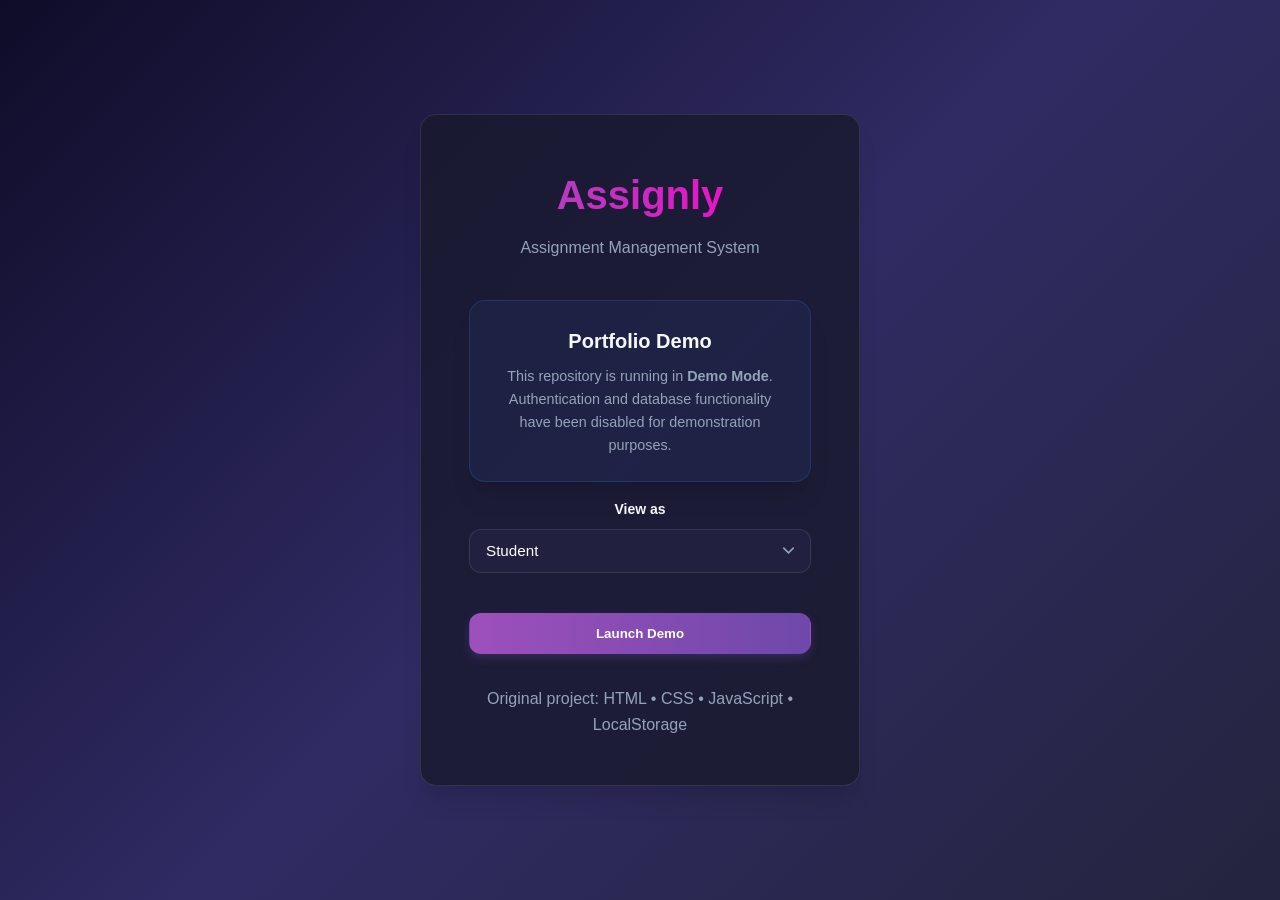
<file: index.html>
<!DOCTYPE html>
<html lang="en">

<head>
  <meta charset="UTF-8">
  <meta name="viewport" content="width=device-width, initial-scale=1.0">
  <title>Assignly</title>
  <link rel="stylesheet" href="assets/css/style.css">
</head>

<body class="auth-page">
  <div class="auth-card card animate-fade">

    <div class="auth-header">
      <a href="index.html" class="logo">Assignly</a>
      <p>Assignment Management System</p>
    </div>

    <div class="card" style="margin: 1rem 0; background: rgba(59,130,246,.08); border: 1px solid rgba(59,130,246,.2);">
      <h3 style="margin-bottom:.5rem;">Portfolio Demo</h3>
      <p style="margin:0;font-size:.9rem;">
        This repository is running in <strong>Demo Mode</strong>.
        Authentication and database functionality have been disabled for demonstration purposes.
      </p>
    </div>

    <div class="form-group">
      <label for="demoRole">View as</label>
      <select id="demoRole">
        <option value="student">Student</option>
        <option value="staff">Staff (Teacher)</option>
        <option value="admin">Administrator</option>
      </select>
    </div>

    <button id="demoBtn" class="primary" style="width:100%; margin-top:1rem;">
      Launch Demo
    </button>

    <div class="auth-footer">
      <p>Original project: HTML • CSS • JavaScript • LocalStorage</p>
    </div>

  </div>

  <script src="assets/js/app.js"></script>

  <script>
    document.getElementById("demoBtn").addEventListener("click", () => {
      const role = document.getElementById("demoRole").value;
      enterDemo(role);
    });
  </script>

</body>

</html>
</file>
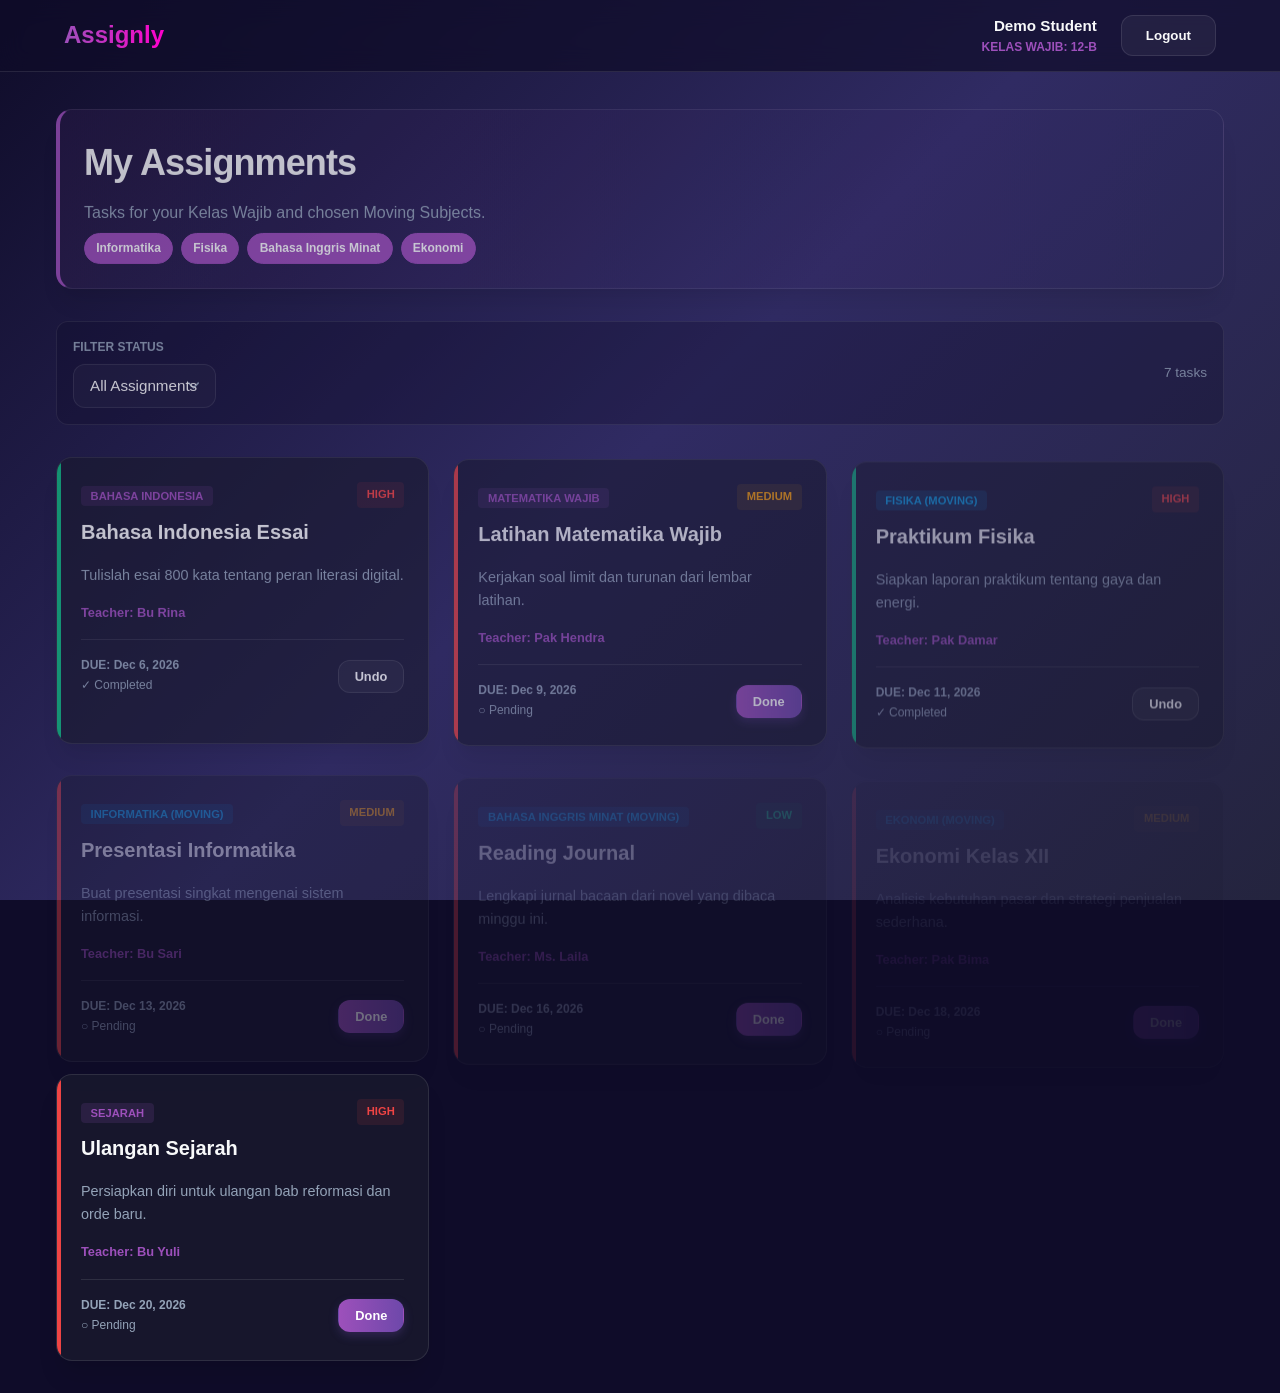
<file: pages/admin.html>
<!DOCTYPE html>
<html lang="en">

<head>
    <meta charset="UTF-8">
    <meta name="viewport" content="width=device-width, initial-scale=1.0">
    <title>Admin Dashboard - Assignly</title>
    <link rel="stylesheet" href="../assets/css/style.css">
</head>

<body>
    <nav>
        <div class="nav-container">
            <a href="admin.html" class="logo">Assignly Admin</a>
            <div class="user-info">
                <span id="userName" class="user-name">Loading...</span>
                <button onclick="logout()" class="secondary logout-btn">Logout</button>
            </div>
        </div>
    </nav>

    <main class="container">
        <header class="dashboard-header">
            <div class="header-card card animate-fade">
                <h1>User Administration</h1>
                <p>Manage roles, permissions, and student records system-wide.</p>
            </div>

            <div class="filter-panel animate-fade">
                <div class="filter-group">
                    <label for="filterRole">System Role</label>
                    <select id="filterRole">
                        <option value="all">All Roles</option>
                        <option value="student">Student</option>
                        <option value="staff">Staff</option>
                        <option value="admin">Admin</option>
                    </select>
                </div>
                <div class="filter-group" style="flex: 2;">
                    <label for="searchUser">Search Directory</label>
                    <input type="text" id="searchUser" placeholder="Email, name or class...">
                </div>
            </div>
        </header>

        <div class="card animate-fade">
            <div class="table-container">
                <table class="user-table">
                    <thead>
                        <tr>
                            <th>Identitiy</th>
                            <th>Role</th>
                            <th>Class</th>
                            <th>Actions</th>
                        </tr>
                    </thead>
                    <tbody id="userTableBody">
                        <tr>
                            <td colspan="4" style="text-align: center;">Loading user records...</td>
                        </tr>
                    </tbody>
                </table>
            </div>
        </div>
    </main>

    <!-- Edit User Modal -->
    <div id="editModal" class="modal-backdrop">
        <div class="modal card">
            <h2>Manage Profile</h2>
            <form id="editUserForm">
                <input type="hidden" id="editUserId">

                <div class="form-group">
                    <label for="editFullName">Full Name</label>
                    <input type="text" id="editFullName" required>
                </div>

                <div class="form-group">
                    <label for="editRole">System Role</label>
                    <select id="editRole" required>
                        <option value="student">Student</option>
                        <option value="staff">Staff</option>
                        <option value="admin">Admin</option>
                    </select>
                </div>

                <div id="studentDetailFields"
                    style="display: none; border-top: 1px solid var(--card-border); padding-top: 1rem; margin-top: 1rem;">
                    <p
                        style="font-size: 0.75rem; font-weight: 700; color: var(--primary); margin-bottom: 1rem; text-transform: uppercase;">
                        Student Information</p>
                    <div class="grid" style="grid-template-columns: 1fr 1fr; gap: 1rem;">
                        <div class="form-group">
                            <label for="editGrade">Grade</label>
                            <input type="text" id="editGrade" placeholder="10">
                        </div>
                        <div class="form-group">
                            <label for="editClassLetter">Class Letter</label>
                            <input type="text" id="editClassLetter" placeholder="A">
                        </div>
                    </div>
                </div>

                <div class="modal-actions" style="display: flex; gap: 1rem; margin-top: 1.5rem;">
                    <button type="submit" class="primary" style="flex: 2;">Apply Changes</button>
                    <button type="button" onclick="closeModal()" class="secondary" style="flex: 1;">Cancel</button>
                </div>
            </form>
        </div>
    </div>

    <script src="../assets/js/app.js"></script>
    <script>
        let allUsers = [];

        async function init() {
            const profile = await checkAuth('admin');
            if (!profile) return;
            document.getElementById('userName').innerText = profile.full_name;
            await loadUsers();
        }

        async function loadUsers() {
            allUsers = window.db.getUsers();
            render();
        }

        function render() {
            const tbody = document.getElementById('userTableBody');
            const role = document.getElementById('filterRole').value;
            const search = document.getElementById('searchUser').value.toLowerCase();
            tbody.innerHTML = '';

            const filtered = allUsers.filter((user) => {
                const queryMatch = (user.full_name?.toLowerCase().includes(search) || user.email.toLowerCase().includes(search));
                const roleMatch = (role === 'all' || user.role === role);
                return queryMatch && roleMatch;
            });

            if (filtered.length === 0) {
                tbody.innerHTML = '<tr><td colspan="4" style="text-align: center; color: var(--text-dim);">No users found.</td></tr>';
                return;
            }

            filtered.forEach((user) => {
                const tr = document.createElement('tr');
                tr.innerHTML = `
                    <td>
                        <div style="font-weight: 600;">${user.full_name || "N/A"}</div>
                        <div style="font-size: 0.75rem; color: var(--text-dim);">${user.email}</div>
                    </td>
                    <td><span class="role-badge role-${user.role}">${user.role}</span></td>
                    <td style="font-weight: 500;">${user.role === 'student' ? `${user.grade}-${user.class_letter}` : '-'}</td>
                    <td><button onclick="openEditModal('${user.id}')" class="secondary" style="padding: 0.4rem 1rem; font-size: 0.75rem;">Edit</button></td>
                `;
                tbody.appendChild(tr);
            });
        }

        function openEditModal(id) {
            const user = allUsers.find((entry) => entry.id === id);
            if (!user) return;

            document.getElementById('editUserId').value = user.id;
            document.getElementById('editFullName').value = user.full_name || '';
            document.getElementById('editRole').value = user.role;
            document.getElementById('editGrade').value = user.grade || '';
            document.getElementById('editClassLetter').value = user.class_letter || '';

            toggleStudentFields(user.role);
            document.getElementById('editModal').style.display = 'flex';
        }

        function closeModal() { document.getElementById('editModal').style.display = 'none'; }
        function toggleStudentFields(role) { document.getElementById('studentDetailFields').style.display = role === 'student' ? 'block' : 'none'; }

        document.getElementById('editRole').onchange = (e) => toggleStudentFields(e.target.value);

        document.getElementById('editUserForm').onsubmit = async (e) => {
            e.preventDefault();
            const id = document.getElementById('editUserId').value;
            const role = document.getElementById('editRole').value;
            const payload = {
                full_name: document.getElementById('editFullName').value,
                role: role,
                grade: role === 'student' ? document.getElementById('editGrade').value : null,
                class_letter: role === 'student' ? document.getElementById('editClassLetter').value : null
            };

            window.db.updateUser(id, payload);
            closeModal();
            await loadUsers();
        };

        document.getElementById('filterRole').onchange = render;
        document.getElementById('searchUser').oninput = render;
        window.onload = init;
    </script>
</body>

</html>
</file>
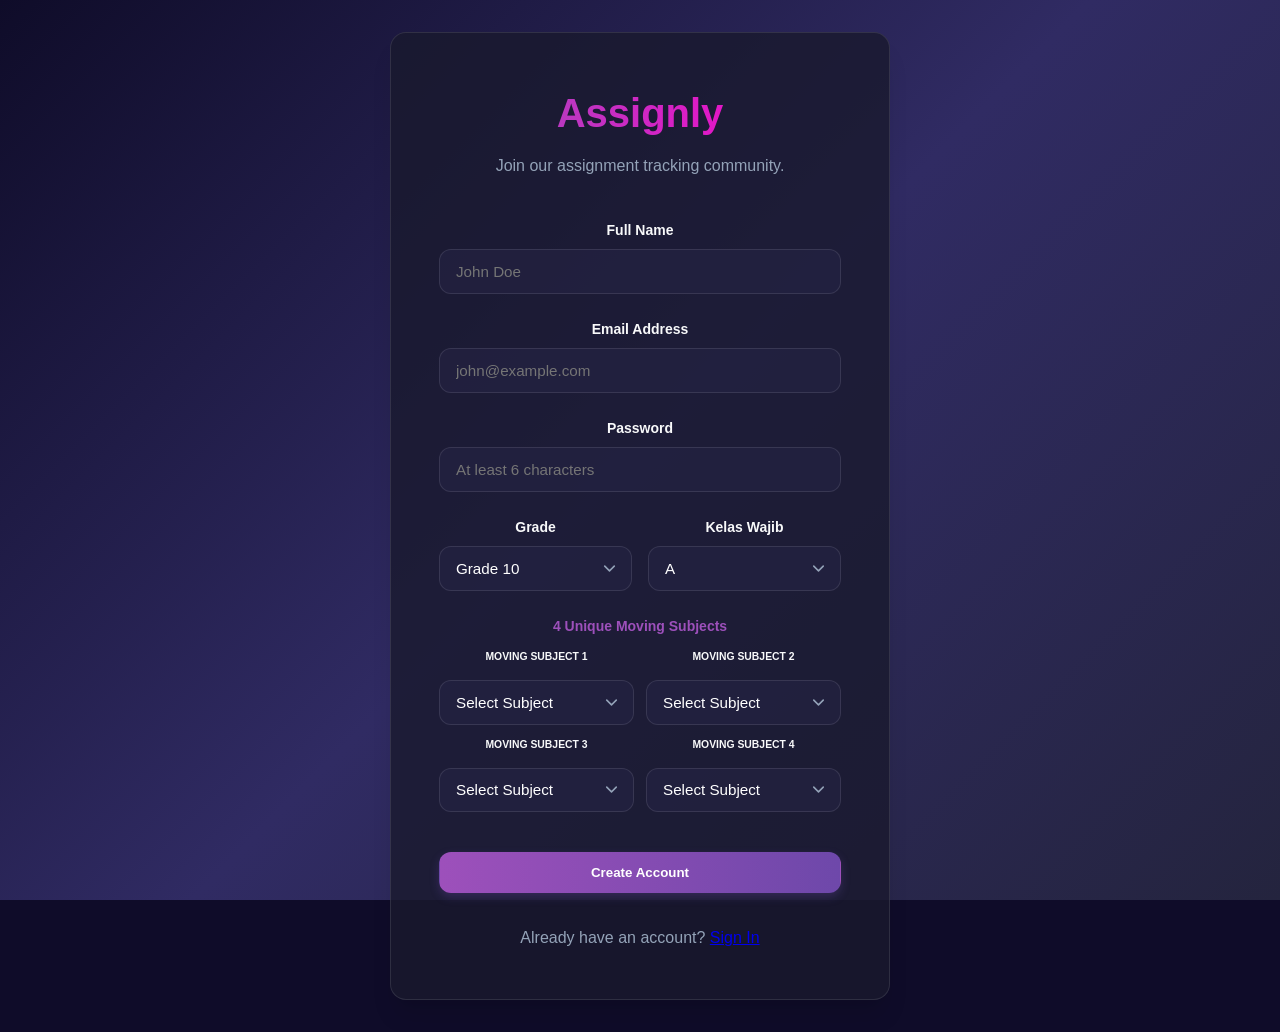
<file: pages/register.html>
<!DOCTYPE html>
<html lang="en">

<head>
    <meta charset="UTF-8">
    <meta name="viewport" content="width=device-width, initial-scale=1.0">
    <title>Register - Assignly</title>
    <link rel="stylesheet" href="../assets/css/style.css">
</head>

<body class="auth-page">
    <div class="auth-card card animate-fade" style="max-width: 500px;">
        <div class="auth-header">
            <a href="../index.html" class="logo">Assignly</a>
            <p>Join our assignment tracking community.</p>
        </div>

        <form id="registerForm">
            <div class="form-group">
                <label for="fullName">Full Name</label>
                <input type="text" id="fullName" placeholder="John Doe" required>
            </div>

            <div class="form-group">
                <label for="email">Email Address</label>
                <input type="email" id="email" placeholder="john@example.com" required>
            </div>

            <div class="form-group">
                <label for="password">Password</label>
                <input type="password" id="password" placeholder="At least 6 characters" required minlength="6">
            </div>

            <div class="grid" style="grid-template-columns: 1fr 1fr; gap: 1rem;">
                <div class="form-group">
                    <label for="grade">Grade</label>
                    <select id="grade" required>
                        <option value="10">Grade 10</option>
                        <option value="11">Grade 11</option>
                        <option value="12">Grade 12</option>
                    </select>
                </div>
                <div class="form-group">
                    <label for="classLetter">Kelas Wajib</label>
                    <select id="classLetter" required>
                        <option value="A">A</option>
                        <option value="B">B</option>
                        <option value="C">C</option>
                        <option value="D">D</option>
                        <option value="E">E</option>
                        <option value="F">F</option>
                        <option value="G">G</option>
                        <option value="H">H</option>
                        <option value="I">I</option>
                        <option value="J">J</option>
                    </select>
                </div>
            </div>

            <div class="form-group">
                <label style="margin-bottom: 0.75rem; display: block; font-weight: 700; color: var(--primary);">4 Unique
                    Moving Subjects</label>
                <div class="grid" style="grid-template-columns: 1fr 1fr; gap: 0.75rem;">
                    <div class="filter-group">
                        <label style="font-size: 0.65rem;">Moving Subject 1</label>
                        <select class="moving-select" required id="ms1"></select>
                    </div>
                    <div class="filter-group">
                        <label style="font-size: 0.65rem;">Moving Subject 2</label>
                        <select class="moving-select" required id="ms2"></select>
                    </div>
                    <div class="filter-group">
                        <label style="font-size: 0.65rem;">Moving Subject 3</label>
                        <select class="moving-select" required id="ms3"></select>
                    </div>
                    <div class="filter-group">
                        <label style="font-size: 0.65rem;">Moving Subject 4</label>
                        <select class="moving-select" required id="ms4"></select>
                    </div>
                </div>
            </div>

            <button type="submit" id="regBtn" class="primary" style="width: 100%; margin-top: 1rem;">
                Create Account
            </button>
            <div id="regError" class="error-text"
                style="color: var(--danger); margin-top: 1rem; text-align: center; font-size: 0.85rem;"></div>
        </form>

        <div class="auth-footer">
            <p>Already have an account? <a href="../index.html" class="text-link">Sign In</a></p>
        </div>
    </div>

    <script src="../assets/js/app.js"></script>

    <script>
        // Wait for app.js to define window.MOVING_SUBJECTS
        const selects = Array.from(document.querySelectorAll('.moving-select'));

        function updateOptions() {
            const selectedValues = selects.map(s => s.value);
            selects.forEach(s => {
                const currentVal = s.value;
                s.innerHTML = '<option value="" disabled selected>Select Subject</option>';

                window.MOVING_SUBJECTS.forEach(sub => {
                    const isSelectedElsewhere = selectedValues.includes(sub) && sub !== currentVal;
                    const opt = document.createElement('option');
                    opt.value = sub;
                    opt.textContent = sub;
                    if (isSelectedElsewhere) opt.disabled = true;
                    if (sub === currentVal) opt.selected = true;
                    s.appendChild(opt);
                });
            });
        }

        // Initialize after DOM and script load
        window.addEventListener('DOMContentLoaded', () => {
            updateOptions();
            selects.forEach(s => s.addEventListener('change', updateOptions));
        });

        const form = document.getElementById('registerForm');
        const btn = document.getElementById('regBtn');
        const errorDiv = document.getElementById('regError');

        form.addEventListener('submit', async (e) => {
            e.preventDefault();
            btn.disabled = true;
            btn.innerText = 'Creating account...';
            errorDiv.innerText = '';

            const movingValues = selects.map(s => s.value);
            if (movingValues.some(v => !v)) {
                errorDiv.innerText = "Please select all 4 moving subjects.";
                btn.disabled = false; btn.innerText = 'Create Account';
                return;
            }

            if (new Set(movingValues).size !== 4) {
                errorDiv.innerText = "Subjects must be unique.";
                btn.disabled = false; btn.innerText = 'Create Account';
                return;
            }

            const email = document.getElementById('email').value;
            const password = document.getElementById('password').value;
            const fullName = document.getElementById('fullName').value;
            const grade = document.getElementById('grade').value;
            const classLetter = document.getElementById('classLetter').value;

            try {
                await registerUser(email, password, fullName, grade, classLetter, movingValues);
                alert("Account created successfully!");
                window.location.href = '../index.html';
            } catch (err) {
                errorDiv.innerText = err.message;
                btn.disabled = false; btn.innerText = 'Create Account';
            }
        });
    </script>
</body>

</html>
</file>
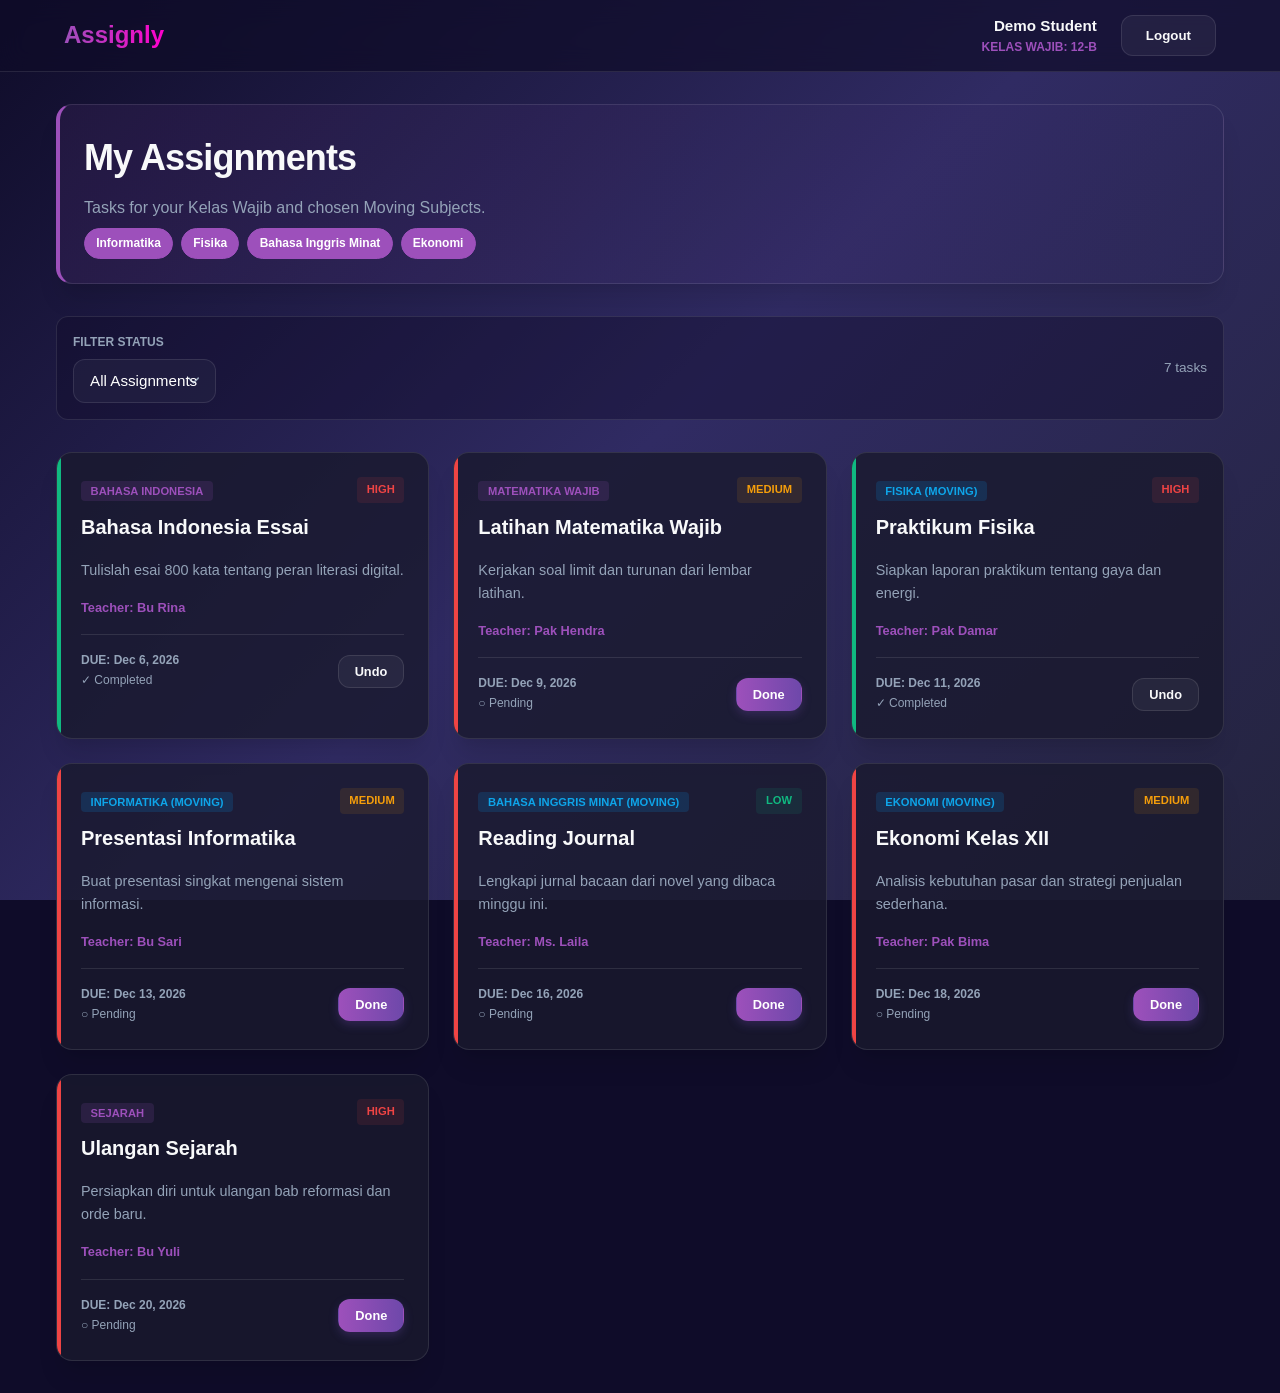
<file: pages/student.html>
<!DOCTYPE html>
<html lang="en">

<head>
  <meta charset="UTF-8">
  <meta name="viewport" content="width=device-width, initial-scale=1.0">
  <title>Student Dashboard - Assignly</title>
  <link rel="stylesheet" href="../assets/css/style.css">
</head>

<body>
  <nav>
    <div class="nav-container">
      <a href="student.html" class="logo">Assignly</a>
      <div class="user-info">
        <div class="user-details">
          <span id="userName" class="user-name">Loading...</span>
          <span id="userClass" class="user-class"></span>
        </div>
        <button onclick="logout()" class="secondary logout-btn">Logout</button>
      </div>
    </div>
  </nav>

  <main class="container">
    <header class="dashboard-header">
      <div class="header-card card animate-fade">
        <h1>My Assignments</h1>
        <p>Tasks for your Kelas Wajib and chosen Moving Subjects.</p>
        <div id="movingBadges" class="badge-row"></div>
      </div>

      <div class="filter-panel animate-fade">
        <div class="filter-group">
          <label>Filter Status</label>
          <select id="statusFilter">
            <option value="all">All Assignments</option>
            <option value="NOT DONE">Pending</option>
            <option value="DONE">Completed</option>
          </select>
        </div>
        <div style="flex: 1; text-align: right; color: var(--text-dim); font-size: 0.85rem;" id="taskCount">
          0 tasks
        </div>
      </div>
    </header>

    <div id="assignmentGrid" class="grid">
      <div class="loading">Fetching tasks...</div>
    </div>
  </main>

  <script src="../assets/js/app.js"></script>
  <script>
    let currentUser = null;
    let assignments = [];

    async function init() {
      currentUser = await checkAuth('student');
      if (!currentUser) return;

      document.getElementById('userName').innerText = currentUser.full_name;
      document.getElementById('userClass').innerText = `KELAS WAJIB: ${currentUser.grade}-${currentUser.class_letter}`;

      const moving = [currentUser.moving1_subject, currentUser.moving2_subject, currentUser.moving3_subject, currentUser.moving4_subject].filter(Boolean);
      const badgeContainer = document.getElementById('movingBadges');
      badgeContainer.innerHTML = moving.map((subject) => `<span class="badge active">${subject}</span>`).join('');

      await loadData();
    }

    async function loadData() {
      assignments = window.db.getVisibleAssignmentsForStudent(currentUser);
      render();
    }

    function render() {
      const grid = document.getElementById('assignmentGrid');
      const filter = document.getElementById('statusFilter').value;
      grid.innerHTML = '';

      const filtered = assignments.filter((assignment) => {
        return filter === 'all' || assignment.status === filter;
      });

      document.getElementById('taskCount').innerText = `${filtered.length} task${filtered.length !== 1 ? 's' : ''}`;

      if (filtered.length === 0) {
        grid.innerHTML = '<div class="card animate-fade" style="grid-column: 1 / -1; padding: 4rem; text-align: center; opacity: 0.6;"><p>You are all caught up!</p></div>';
        return;
      }

      filtered.forEach((item, index) => {
        const isDone = item.status === 'DONE';

        const card = document.createElement('div');
        card.className = `card assignment-card animate-fade ${isDone ? 'status-done' : 'status-not-done'}`;
        card.style.animationDelay = `${index * 0.05}s`;

        const isMoving = window.MOVING_SUBJECTS.includes(item.subject);

        card.innerHTML = `
                    <div class="card-header">
                        <div>
                            <span class="subject-badge" style="background: ${isMoving ? 'rgba(0, 162, 255, 0.15)' : 'rgba(157, 80, 187, 0.15)'}; color: ${isMoving ? '#0ea5e9' : 'var(--primary)'}">
                                ${item.subject} ${isMoving ? '(Moving)' : ''}
                            </span>
                            <h3 style="margin-top: 0.5rem;">${item.title}</h3>
                        </div>
                        <span class="priority-badge priority-${item.priority}">${item.priority}</span>
                    </div>
                    <div class="card-body">
                        <p style="font-size: 0.9rem; margin-bottom: 1rem;">${item.description || "No description."}</p>
                        ${item.guru_pengampu ? `<p style="font-size: 0.8rem; color: var(--primary); font-weight: 600;">Teacher: ${item.guru_pengampu}</p>` : ''}
                    </div>
                    <div class="card-footer">
                        <div class="meta-info">
                            <p style="font-size: 0.75rem; font-weight: 700;">DUE: ${formatDate(item.due_date)}</p>
                            <span class="status-indicator ${isDone ? 'done' : 'pending'}" style="font-size: 0.75rem;">
                                ${isDone ? '✓ Completed' : '○ Pending'}
                            </span>
                        </div>
                        <button onclick="toggleStatus('${item.id}', '${isDone ? 'NOT DONE' : 'DONE'}')" class="${isDone ? 'secondary' : 'primary'}" style="padding: 0.5rem 1rem; font-size: 0.8rem;">
                            ${isDone ? 'Undo' : 'Done'}
                        </button>
                    </div>
                `;
        grid.appendChild(card);
      });
    }

    async function toggleStatus(id, newStatus) {
      window.db.updateStatus(id, currentUser.id, newStatus);
      await loadData();
    }

    document.getElementById('statusFilter').onchange = render;
    window.onload = init;
  </script>
</body>

</html>
</file>
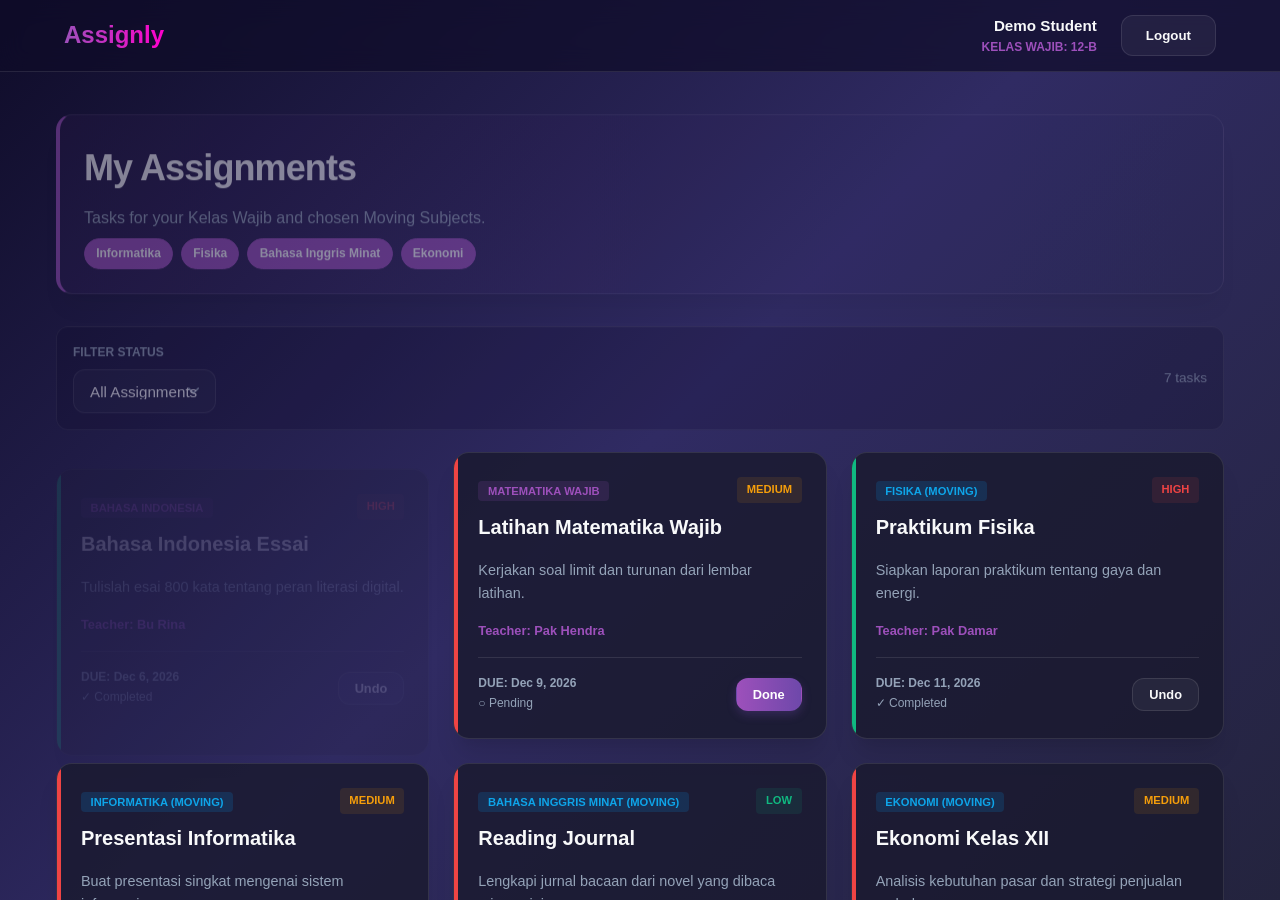
<file: pages/teacher.html>
<!DOCTYPE html>
<html lang="en">

<head>
  <meta charset="UTF-8">
  <meta name="viewport" content="width=device-width, initial-scale=1.0">
  <title>Staff Dashboard - Assignly</title>
  <link rel="stylesheet" href="../assets/css/style.css">
</head>

<body>
  <nav>
    <div class="nav-container">
      <a href="teacher.html" class="logo">Assignly Staff</a>
      <div class="user-info">
        <span id="userName" class="user-name">Loading...</span>
        <button onclick="logout()" class="secondary logout-btn">Logout</button>
      </div>
    </div>
  </nav>

  <main class="container">
    <header class="dashboard-header">
      <div class="header-card card animate-fade"
        style="display: flex; justify-content: space-between; align-items: center;">
        <div>
          <h1>Management</h1>
          <p>Assign tasks to Kelas Wajib or Moving Subject groups.</p>
        </div>
        <button onclick="openModal()" class="primary">+ New Assignment</button>
      </div>

      <div class="filter-panel animate-fade">
        <div class="filter-group">
          <label>Filter Subject</label>
          <select id="filterSubject">
            <option value="all">All Subjects</option>
          </select>
        </div>
        <div class="filter-group">
          <label>Filter Target</label>
          <select id="filterClass">
            <option value="all">All Targets</option>
          </select>
        </div>
      </div>
    </header>

    <div id="assignmentGrid" class="grid">
      <div class="loading">Loading assignments...</div>
    </div>
  </main>

  <!-- Assignment Modal -->
  <div id="assignmentModal" class="modal-backdrop">
    <div class="modal card">
      <h2 id="modalTitle">Create Assignment</h2>
      <form id="assignmentForm">
        <input type="hidden" id="assignmentId">

        <div class="form-group">
          <label for="title">Title</label>
          <input type="text" id="title" required placeholder="Homework Title">
        </div>

        <div class="grid" style="grid-template-columns: 1fr 1fr; gap: 1rem;">
          <div class="form-group">
            <label for="subject">Subject</label>
            <select id="subject" required>
              <option value="" disabled selected>Select Subject</option>
            </select>
          </div>
          <div class="form-group">
            <label for="className">Class Target</label>
            <select id="className" required>
              <option value="" disabled selected>Select Target</option>
            </select>
          </div>
        </div>

        <div id="guruField" class="form-group" style="display: none;">
          <label for="guruPengampu">Teacher in Charge (Guru Pengampu)</label>
          <input type="text" id="guruPengampu" placeholder="Optional for moving class">
        </div>

        <div class="grid" style="grid-template-columns: 1fr 1fr; gap: 1rem;">
          <div class="form-group">
            <label for="dueDate">Due Date</label>
            <input type="date" id="dueDate" required>
          </div>
          <div class="form-group">
            <label for="priority">Priority</label>
            <select id="priority">
              <option value="Low">Low</option>
              <option value="Medium" selected>Medium</option>
              <option value="High">High</option>
            </select>
          </div>
        </div>

        <div class="form-group">
          <label for="description">Description</label>
          <textarea id="description" rows="3" placeholder="Task details..."></textarea>
        </div>

        <div class="modal-actions" style="display: flex; gap: 1rem;">
          <button type="submit" class="primary" style="flex: 2;">Save Assignment</button>
          <button type="button" onclick="closeModal()" class="secondary" style="flex: 1;">Cancel</button>
        </div>
      </form>
    </div>
  </div>

  <!-- Submissions Modal -->
  <div id="statusModal" class="modal-backdrop">
    <div class="modal card" style="max-width: 600px;">
      <h2>Submissions</h2>
      <p id="statusAssignmentTitle" style="margin-bottom: 1.5rem; font-weight: 600;"></p>
      <div id="statusList" class="table-container"></div>
      <div class="modal-actions" style="margin-top: 1.5rem;">
        <button type="button" onclick="closeStatusModal()" class="secondary" style="width: 100%;">Close</button>
      </div>
    </div>
  </div>

  <script src="../assets/js/app.js"></script>
  <script>
    let currentUser = null;
    let allAssignments = [];

    async function init() {
      currentUser = await checkAuth('staff');
      if (!currentUser) return;

      document.getElementById('userName').innerText = currentUser.full_name;

      const subSelect = document.getElementById('subject');
      const filSub = document.getElementById('filterSubject');

      const wajibOptGroup = document.createElement('optgroup');
      wajibOptGroup.label = "KELAS WAJIB";
      window.WAJIB_SUBJECTS.forEach((subject) => wajibOptGroup.appendChild(new Option(subject, subject)));
      subSelect.appendChild(wajibOptGroup);

      const movingOptGroup = document.createElement('optgroup');
      movingOptGroup.label = "MOVING SUBJECTS";
      window.MOVING_SUBJECTS.forEach((subject) => movingOptGroup.appendChild(new Option(subject, subject)));
      subSelect.appendChild(movingOptGroup);

      [...window.WAJIB_SUBJECTS, ...window.MOVING_SUBJECTS].sort().forEach((subject) => filSub.add(new Option(subject, subject)));

      const clsSelect = document.getElementById('className');
      const filCls = document.getElementById('filterClass');

      [10, 11, 12].forEach((grade) => {
        "ABCDEFGHIJ".split("").forEach((letter) => {
          const className = `${grade}-${letter}`;
          clsSelect.add(new Option(className, className));
          filCls.add(new Option(className, className));
        });
      });
      clsSelect.add(new Option("MOVING", "MOVING"));
      filCls.add(new Option("MOVING", "MOVING"));

      await loadAssignments();
    }

    document.getElementById('subject').onchange = (e) => {
      const value = e.target.value;
      const clsSelect = document.getElementById('className');
      const guruField = document.getElementById('guruField');

      if (window.MOVING_SUBJECTS.includes(value)) {
        clsSelect.value = "MOVING";
        clsSelect.disabled = true;
        guruField.style.display = "block";
      } else {
        clsSelect.disabled = false;
        if (clsSelect.value === "MOVING") clsSelect.value = "";
        guruField.style.display = "none";
      }
    };

    async function loadAssignments() {
      allAssignments = window.db.getAssignmentsForTeacher(currentUser.id);
      render();
    }

    function render() {
      const grid = document.getElementById('assignmentGrid');
      const sub = document.getElementById('filterSubject').value;
      const cls = document.getElementById('filterClass').value;
      grid.innerHTML = '';

      const filtered = allAssignments.filter((assignment) => {
        return (sub === 'all' || assignment.subject === sub) && (cls === 'all' || assignment.class === cls);
      });

      if (filtered.length === 0) {
        grid.innerHTML = '<div class="empty-state" style="grid-column: 1 / -1;"><p>No tasks found.</p></div>';
        return;
      }

      filtered.forEach((item) => {
        const card = document.createElement('div');
        card.className = 'card assignment-card animate-fade';
        card.innerHTML = `
                    <div class="card-header">
                        <div>
                             <span class="subject-badge">${item.subject}</span>
                             <h3 style="margin-top: 0.5rem;">${item.title}</h3>
                        </div>
                        <span class="priority-badge priority-${item.priority}">${item.priority}</span>
                    </div>
                    <div class="card-body">
                         <p style="font-size: 0.85rem; margin-bottom: 0.5rem;">${item.description || "No description."}</p>
                         <div style="font-size: 0.75rem; color: var(--primary); font-weight: 700;">TARGET: ${item.class}</div>
                    </div>
                    <div class="card-footer">
                        <span style="font-size: 0.75rem;">DUE: ${formatDate(item.due_date)}</span>
                        <div style="display: flex; gap: 0.4rem;">
                            <button onclick="viewStatus('${item.id}', '${item.title}')" class="secondary" style="padding: 0.3rem 0.6rem; font-size: 0.7rem;">Status</button>
                            <button onclick="editAssignment('${item.id}')" class="secondary" style="padding: 0.3rem 0.6rem; font-size: 0.7rem;">Edit</button>
                            <button onclick="deleteAssignment('${item.id}')" class="danger" style="padding: 0.3rem 0.6rem; font-size: 0.7rem;">Del</button>
                        </div>
                    </div>
                `;
        grid.appendChild(card);
      });
    }

    function openModal() {
      document.getElementById('assignmentForm').reset();
      document.getElementById('assignmentId').value = '';
      document.getElementById('className').disabled = false;
      document.getElementById('modalTitle').innerText = 'New Assignment';
      document.getElementById('assignmentModal').style.display = 'flex';
    }

    function closeModal() { document.getElementById('assignmentModal').style.display = 'none'; }

    document.getElementById('assignmentForm').onsubmit = async (e) => {
      e.preventDefault();
      const id = document.getElementById('assignmentId').value;
      const clsSelect = document.getElementById('className');

      const payload = {
        teacher_id: currentUser.id,
        title: document.getElementById('title').value,
        subject: document.getElementById('subject').value,
        class: clsSelect.value,
        due_date: document.getElementById('dueDate').value,
        priority: document.getElementById('priority').value,
        description: document.getElementById('description').value,
        guru_pengampu: document.getElementById('guruPengampu').value
      };

      if (id) {
        window.db.updateAssignment(id, payload);
      } else {
        window.db.createAssignment(payload);
      }

      closeModal();
      await loadAssignments();
    };

    function editAssignment(id) {
      const assignment = allAssignments.find((entry) => entry.id === id);
      if (!assignment) return;
      openModal();
      document.getElementById('modalTitle').innerText = 'Edit Assignment';
      document.getElementById('assignmentId').value = assignment.id;
      document.getElementById('title').value = assignment.title;
      const sub = document.getElementById('subject');
      sub.value = assignment.subject;
      sub.dispatchEvent(new Event('change'));
      document.getElementById('className').value = assignment.class;
      document.getElementById('dueDate').value = assignment.due_date;
      document.getElementById('priority').value = assignment.priority;
      document.getElementById('description').value = assignment.description;
      document.getElementById('guruPengampu').value = assignment.guru_pengampu || '';
    }

    async function deleteAssignment(id) {
      if (!confirm("Are you sure?")) return;
      window.db.deleteAssignment(id);
      await loadAssignments();
    }

    async function viewStatus(id, title) {
      document.getElementById('statusAssignmentTitle').innerText = title;
      const rows = window.db.getStatusRowsForAssignment(id);
      const list = document.getElementById('statusList');
      list.innerHTML = rows.length === 0 ? '<p class="text-dim">No submissions yet.</p>' : `
                <table>
                    <thead><tr><th>Student</th><th>Status</th></tr></thead>
                    <tbody>${rows.map((row) => `<tr><td>${row.full_name || row.email}</td><td><span class="role-badge ${row.status === 'DONE' ? 'role-student' : 'role-admin'}">${row.status}</span></td></tr>`).join('')}</tbody>
                </table>
            `;
      document.getElementById('statusModal').style.display = 'flex';
    }

    function closeStatusModal() { document.getElementById('statusModal').style.display = 'none'; }

    document.getElementById('filterSubject').onchange = render;
    document.getElementById('filterClass').onchange = render;
    window.onload = init;
  </script>
</body>

</html>
</file>
<file: assets/css/style.css>
/* 
  ASSIGNLY - Design System & Global Styles 
  A premium, modern dark-mode theme with professional typography and layout.
*/

:root {
  /* Colors */
  --primary: #9d50bb;
  --primary-light: #6e48aa;
  --accent: #ff00cc;
  --bg-dark: #0f0c29;
  --bg-gradient: linear-gradient(135deg, #0f0c29 0%, #302b63 50%, #24243e 100%);
  --card-bg: rgba(26, 26, 46, 0.8);
  --card-border: rgba(255, 255, 255, 0.1);
  --input-bg: rgba(37, 36, 69, 0.6);
  --text-main: #f8f9fa;
  --text-dim: #94a3b8;
  --success: #10b981;
  --danger: #ef4444;
  --warning: #f59e0b;
  --info: #0ea5e9;

  /* Layout */
  --nav-height: 72px;
  --container-max: 1200px;
  --radius-lg: 16px;
  --radius-md: 12px;
  --radius-sm: 8px;

  /* Effects */
  --shadow-sm: 0 1px 2px 0 rgba(0, 0, 0, 0.05);
  --shadow-md: 0 4px 6px -1px rgba(0, 0, 0, 0.1), 0 2px 4px -1px rgba(0, 0, 0, 0.06);
  --shadow-lg: 0 20px 25px -5px rgba(0, 0, 0, 0.1), 0 10px 10px -5px rgba(0, 0, 0, 0.04);
}

/* Base Styles */
* {
  margin: 0;
  padding: 0;
  box-sizing: border-box;
  font-family: 'Inter', -apple-system, BlinkMacSystemFont, 'Segoe UI', Roboto, sans-serif;
}

body {
  background: var(--bg-dark);
  background-image: var(--bg-gradient);
  background-attachment: fixed;
  color: var(--text-main);
  line-height: 1.6;
  min-height: 100vh;
}

.container {
  width: 95%;
  max-width: var(--container-max);
  margin: 0 auto;
  padding: 2rem 1rem;
}

/* Typography */
h1 {
  font-size: 2.25rem;
  font-weight: 800;
  letter-spacing: -0.025em;
  margin-bottom: 0.5rem;
}

h2 {
  font-size: 1.5rem;
  font-weight: 700;
  margin-bottom: 1rem;
}

h3 {
  font-size: 1.25rem;
  font-weight: 600;
}

p {
  color: var(--text-dim);
}

/* Navigation */
nav {
  height: var(--nav-height);
  background: rgba(15, 12, 41, 0.7);
  backdrop-filter: blur(12px);
  border-bottom: 1px solid var(--card-border);
  position: sticky;
  top: 0;
  z-index: 1000;
}

.nav-container {
  max-width: var(--container-max);
  margin: 0 auto;
  height: 100%;
  display: flex;
  justify-content: space-between;
  align-items: center;
  padding: 0 1.5rem;
}

.logo {
  font-size: 1.5rem;
  font-weight: 800;
  text-decoration: none;
  background: linear-gradient(90deg, var(--primary), var(--accent));
  -webkit-background-clip: text;
  -webkit-text-fill-color: transparent;
  display: flex;
  align-items: center;
  gap: 0.5rem;
}

.user-info {
  display: flex;
  align-items: center;
  gap: 1.5rem;
}

.user-details {
  display: flex;
  flex-direction: column;
  align-items: flex-end;
}

.user-name {
  font-size: 0.95rem;
  font-weight: 600;
  color: var(--text-main);
}

.user-class {
  font-size: 0.75rem;
  color: var(--primary);
  text-transform: uppercase;
  font-weight: 700;
}

/* Cards */
.card {
  background: var(--card-bg);
  border: 1px solid var(--card-border);
  border-radius: var(--radius-lg);
  padding: 1.5rem;
  box-shadow: var(--shadow-lg);
  transition: transform 0.2s ease, box-shadow 0.2s ease;
}

.card:hover {
  border-color: rgba(157, 80, 187, 0.3);
}

/* Buttons */
button {
  cursor: pointer;
  font-weight: 600;
  border-radius: var(--radius-md);
  transition: all 0.2s cubic-bezier(0.4, 0, 0.2, 1);
  display: inline-flex;
  align-items: center;
  justify-content: center;
  gap: 0.5rem;
  padding: 0.75rem 1.5rem;
  border: 1px solid transparent;
}

button:active {
  transform: scale(0.97);
}

button.primary {
  background: linear-gradient(to right, var(--primary), var(--primary-light));
  color: white;
  box-shadow: 0 4px 10px rgba(110, 72, 170, 0.3);
}

button.primary:hover {
  transform: translateY(-2px);
  box-shadow: 0 6px 15px rgba(110, 72, 170, 0.4);
}

button.secondary {
  background: rgba(255, 255, 255, 0.05);
  border: 1px solid var(--card-border);
  color: var(--text-main);
}

button.secondary:hover {
  background: rgba(255, 255, 255, 0.1);
}

button.danger {
  background: rgba(239, 68, 68, 0.1);
  color: var(--danger);
  border: 1px solid rgba(239, 68, 68, 0.2);
}

button.danger:hover {
  background: var(--danger);
  color: white;
}

/* Dashboard Headers */
.dashboard-header {
  margin-bottom: 2rem;
}

.header-card {
  background: linear-gradient(90deg, rgba(157, 80, 187, 0.1), rgba(48, 43, 99, 0.1));
  border-left: 4px solid var(--primary);
  margin-bottom: 2rem;
}

/* Filters */
.filter-panel {
  background: rgba(15, 12, 41, 0.4);
  padding: 1rem;
  border-radius: var(--radius-md);
  display: flex;
  gap: 1rem;
  align-items: center;
  margin-bottom: 2rem;
  flex-wrap: wrap;
  border: 1px solid var(--card-border);
}

.filter-group {
  display: flex;
  flex-direction: column;
  gap: 0.4rem;
}

.filter-group label {
  font-size: 0.75rem;
  font-weight: 700;
  color: var(--text-dim);
  text-transform: uppercase;
}

/* Forms */
.form-group {
  margin-bottom: 1.5rem;
}

.form-group label {
  display: block;
  margin-bottom: 0.5rem;
  font-size: 0.875rem;
  font-weight: 600;
  color: var(--text-main);
}

input,
select,
textarea {
  width: 100%;
  padding: 0.8rem 1rem;
  background: var(--input-bg);
  border: 1px solid var(--card-border);
  border-radius: var(--radius-md);
  color: white;
  font-size: 0.95rem;
  transition: border-color 0.2s, box-shadow 0.2s;
}

input:focus,
select:focus,
textarea:focus {
  outline: none;
  border-color: var(--primary);
  box-shadow: 0 0 0 3px rgba(157, 80, 187, 0.15);
}

select {
  cursor: pointer;
  appearance: none;
  background-image: url("data:image/svg+xml,%3Csvg xmlns='http://www.w3.org/2000/svg' width='24' height='24' viewBox='0 0 24 24' fill='none' stroke='%2394a3b8' stroke-width='2' stroke-linecap='round' stroke-linejoin='round'%3E%3Cpolyline points='6 9 12 15 18 9'%3E%3C/polyline%3E%3C/svg%3E");
  background-repeat: no-repeat;
  background-position: right 0.75rem center;
  background-size: 1.2rem;
}

option {
  background: #1a1a2e;
  color: white;
}

/* Grid System */
.grid {
  display: grid;
  grid-template-columns: repeat(auto-fill, minmax(340px, 1fr));
  gap: 1.5rem;
}

/* Assignments */
.assignment-card {
  display: flex;
  flex-direction: column;
  gap: 1rem;
  position: relative;
  overflow: hidden;
}

.assignment-card::before {
  content: '';
  position: absolute;
  left: 0;
  top: 0;
  bottom: 0;
  width: 4px;
  background: var(--primary);
}

.assignment-card.status-done::before {
  background: var(--success);
}

.assignment-card.status-not-done::before {
  background: var(--danger);
}

.card-header {
  display: flex;
  justify-content: space-between;
  align-items: flex-start;
}

.subject-badge {
  font-size: 0.7rem;
  font-weight: 800;
  background: rgba(157, 80, 187, 0.15);
  color: var(--primary);
  padding: 0.25rem 0.6rem;
  border-radius: 4px;
  text-transform: uppercase;
}

.priority-badge {
  font-size: 0.7rem;
  font-weight: 800;
  padding: 0.25rem 0.6rem;
  border-radius: 4px;
  text-transform: uppercase;
}

.priority-High {
  background: rgba(239, 68, 68, 0.1);
  color: var(--danger);
}

.priority-Medium {
  background: rgba(245, 158, 11, 0.1);
  color: var(--warning);
}

.priority-Low {
  background: rgba(16, 185, 129, 0.1);
  color: var(--success);
}

.card-footer {
  padding-top: 1rem;
  border-top: 1px solid var(--card-border);
  display: flex;
  justify-content: space-between;
  align-items: center;
}

.meta-info {
  font-size: 0.8rem;
  color: var(--text-dim);
}

/* Badges List */
.badge-row {
  display: flex;
  flex-wrap: wrap;
  gap: 0.5rem;
  margin-top: 0.5rem;
}

.badge {
  font-size: 0.75rem;
  font-weight: 600;
  padding: 0.3rem 0.7rem;
  border-radius: 20px;
  background: rgba(255, 255, 255, 0.05);
  border: 1px solid var(--card-border);
  color: var(--text-dim);
}

.badge.active {
  background: var(--primary);
  color: white;
  border-color: var(--primary);
}

/* Tables */
.table-container {
  overflow-x: auto;
  margin-top: 1rem;
}

table {
  width: 100%;
  border-collapse: collapse;
}

th {
  text-align: left;
  padding: 1rem;
  color: var(--text-dim);
  font-size: 0.75rem;
  text-transform: uppercase;
  font-weight: 700;
  border-bottom: 2px solid var(--card-border);
}

td {
  padding: 1rem;
  border-bottom: 1px solid var(--card-border);
  vertical-align: middle;
}

/* Auth Pages */
.auth-page {
  display: flex;
  justify-content: center;
  align-items: center;
  padding: 2rem;
}

.auth-card {
  width: 100%;
  max-width: 440px;
  padding: 3rem;
  text-align: center;
}

.auth-header {
  margin-bottom: 2.5rem;
}

.auth-header .logo {
  font-size: 2.5rem;
  justify-content: center;
  margin-bottom: 0.5rem;
}

.auth-footer {
  margin-top: 2rem;
}

/* Modals */
.modal-backdrop {
  position: fixed;
  top: 0;
  left: 0;
  width: 100%;
  height: 100%;
  background: rgba(0, 0, 0, 0.8);
  backdrop-filter: blur(8px);
  display: none;
  justify-content: center;
  align-items: center;
  z-index: 2000;
}

.modal {
  width: 95%;
  max-width: 500px;
  animation: modalIn 0.3s ease-out;
}

@keyframes modalIn {
  from {
    opacity: 0;
    transform: translateY(20px);
  }

  to {
    opacity: 1;
    transform: translateY(0);
  }
}

/* States */
.empty-state {
  text-align: center;
  padding: 4rem 2rem;
  color: var(--text-dim);
}

.empty-icon {
  font-size: 3rem;
  margin-bottom: 1rem;
  opacity: 0.3;
}

/* Role Badges */
.role-badge {
  padding: 0.2rem 0.6rem;
  border-radius: 4px;
  font-size: 0.75rem;
  font-weight: 700;
  text-transform: uppercase;
}

.role-admin {
  background: rgba(255, 0, 204, 0.15);
  color: var(--accent);
}

.role-staff {
  background: rgba(157, 80, 187, 0.15);
  color: var(--primary);
}

.role-student {
  background: rgba(16, 185, 129, 0.15);
  color: var(--success);
}

/* Animations */
@keyframes fadeInUp {
  from {
    opacity: 0;
    transform: translateY(20px);
  }

  to {
    opacity: 1;
    transform: translateY(0);
  }
}

.animate-fade {
  animation: fadeInUp 0.5s ease-out forwards;
}

/* Responsive */
@media (max-width: 768px) {
  h1 {
    font-size: 1.75rem;
  }

  .nav-container {
    padding: 0 1rem;
  }

  .user-name {
    display: none;
  }

  .auth-card {
    padding: 2rem;
  }

  .filter-panel {
    flex-direction: column;
    align-items: stretch;
  }
}
</file>
